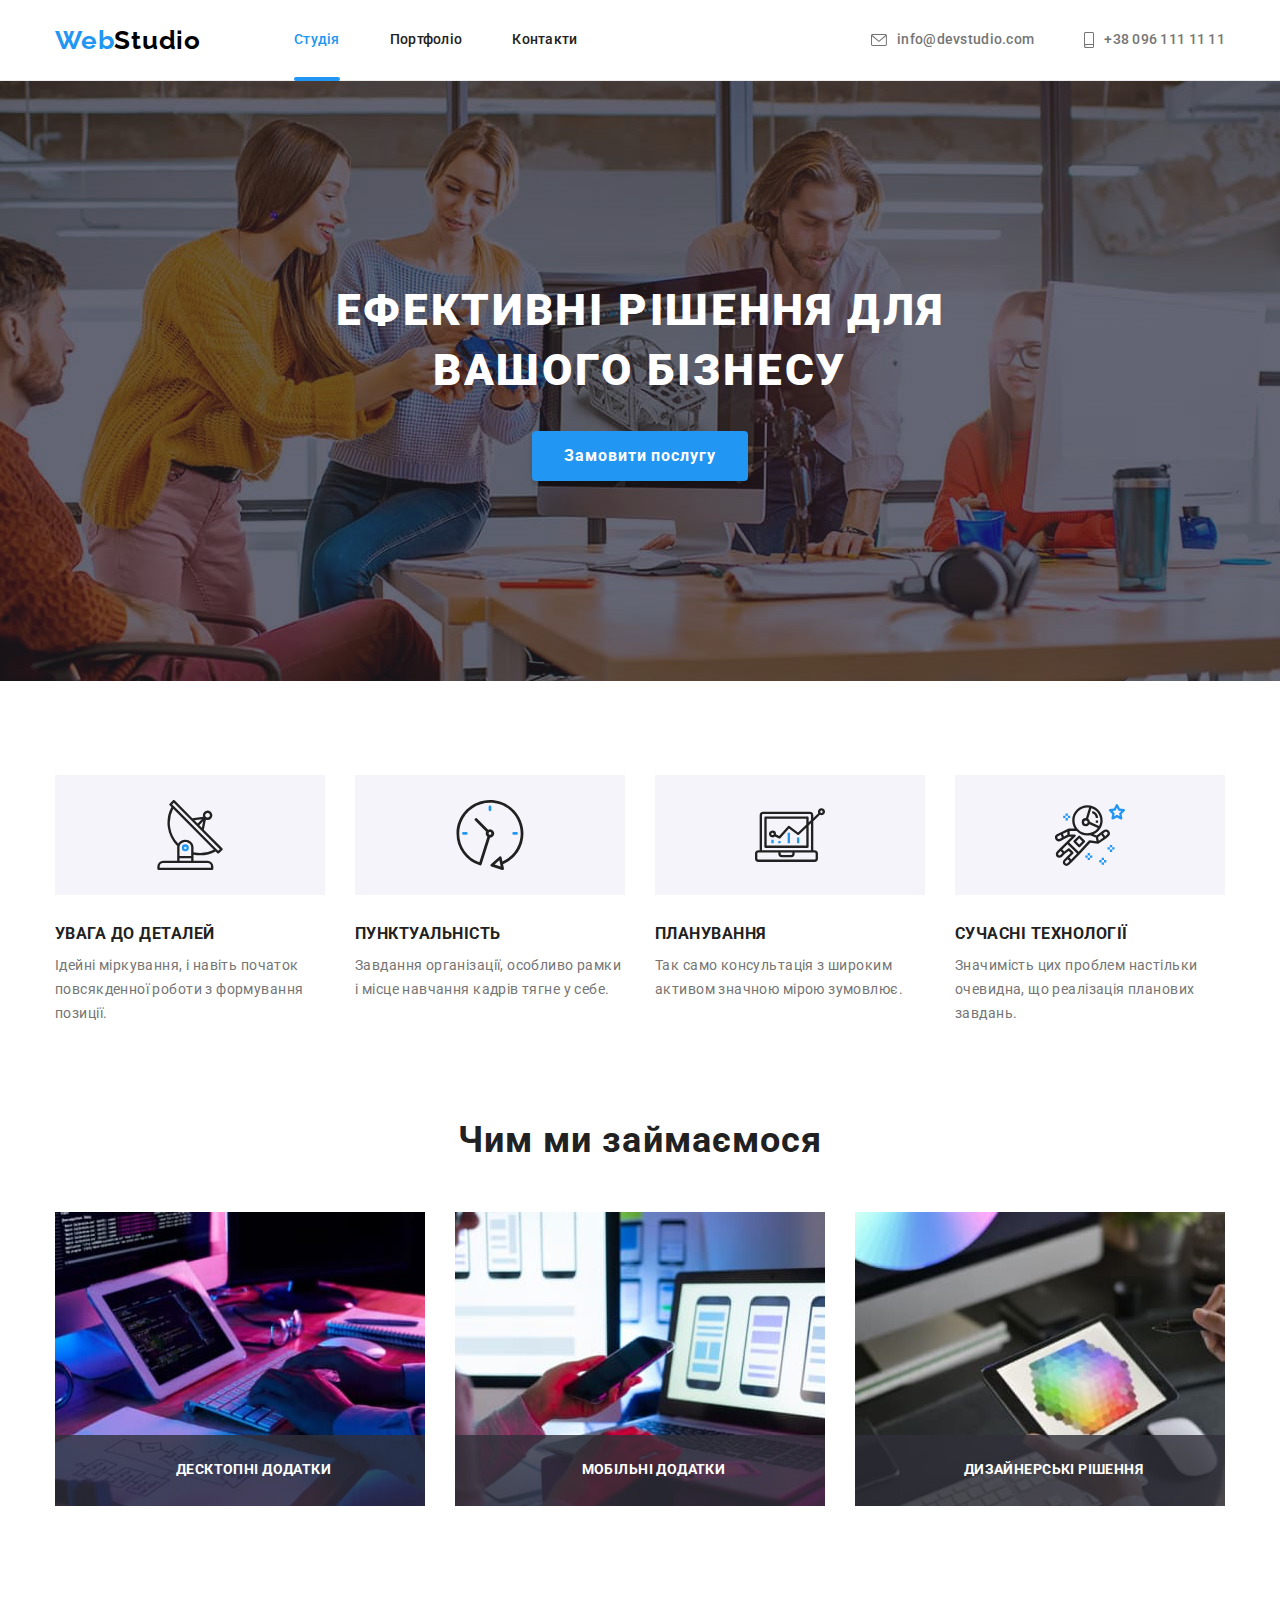
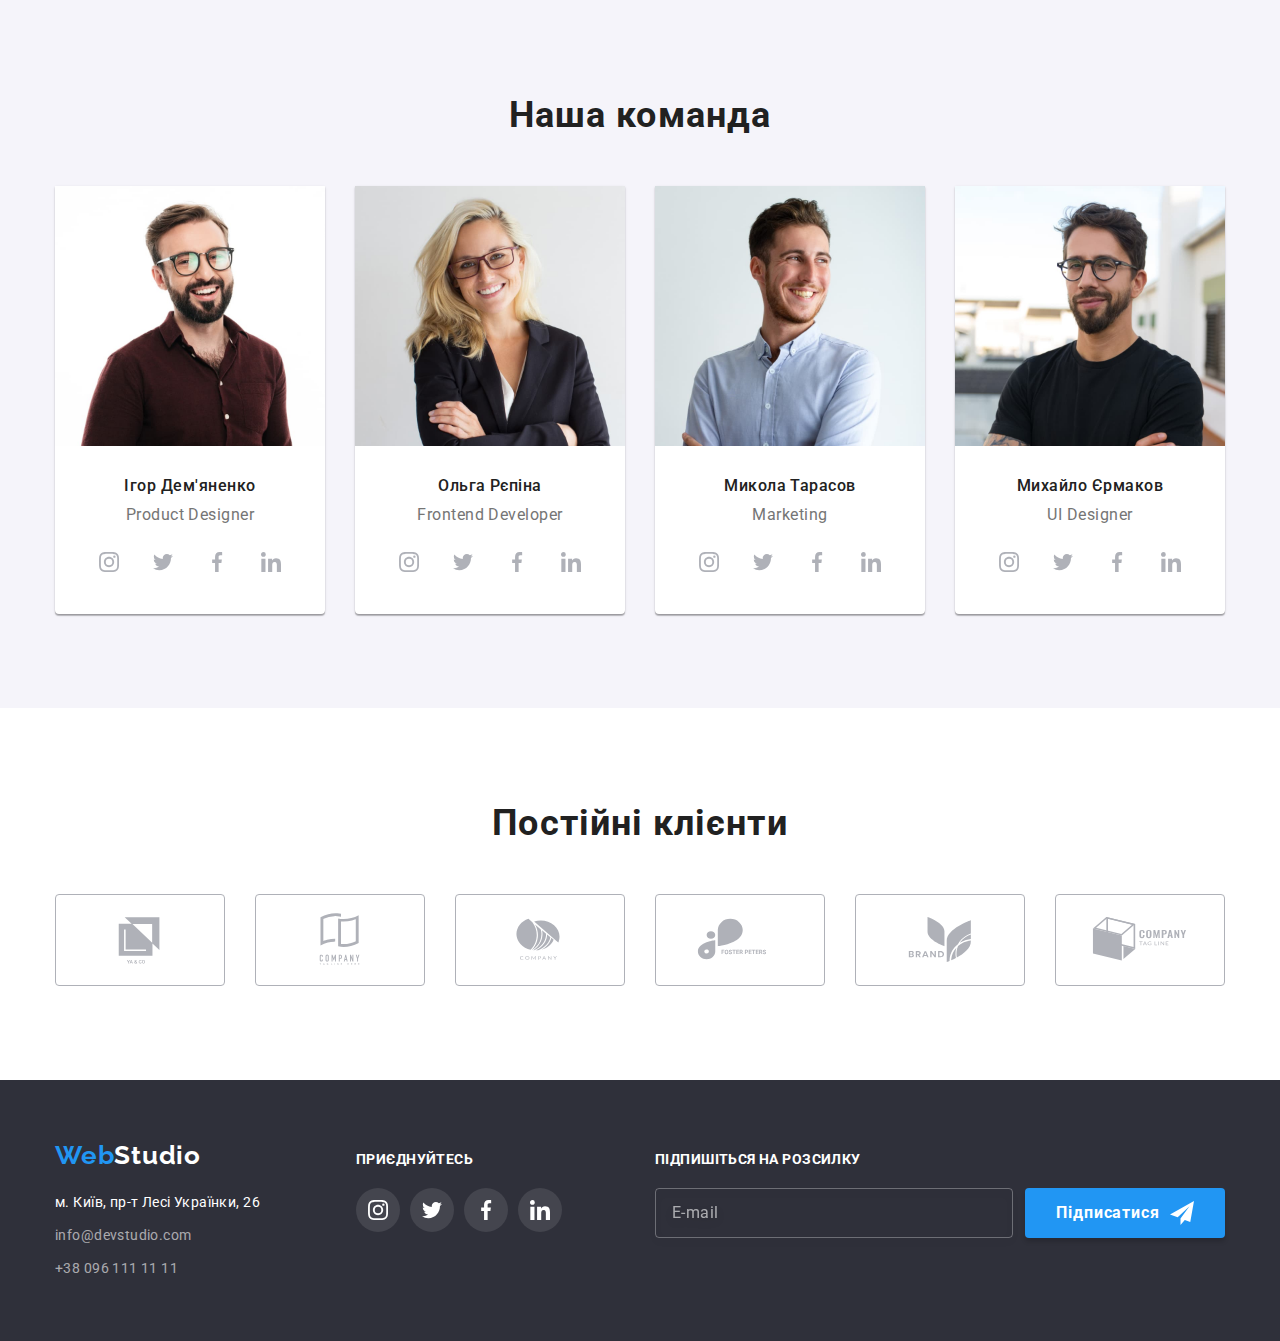
<file: index.html>
<!DOCTYPE html>
<html lang="uk">

<head>
    <meta charset="UTF-8" />
    <meta http-equiv="X-UA-Compatible" content="IE=edge" />
    <meta name="viewport" content="width=device-width, initial-scale=1.0" />
    <title>WebStudio</title>
    <link rel="preconnect" href="https://fonts.googleapis.com">
    <link rel="preconnect" href="https://fonts.gstatic.com" crossorigin>
    <link
        href="https://fonts.googleapis.com/css2?family=Montserrat:wght@400;700&family=Raleway:wght@700&family=Roboto:wght@400;500;700;900&display=swap"
        rel="stylesheet">
    <link rel="stylesheet"
        href="https://cdnjs.cloudflare.com/ajax/libs/modern-normalize/1.1.0/modern-normalize.min.css">
    <link rel="stylesheet" href="./css/styles.css">
</head>

<body>
    <header class="header">
        <div class="container header-container">
            <nav class="site-nav">
                <a class="logo link" href="./index.html">Web<span class="header-logo">Studio</span></a>
                <ul class="nav-list list">
                    <li class="nav-item">
                        <a class="nav-link current link " href="./index.html">Студія</a>
                    </li>
                    <li class="nav-item">
                        <a class="nav-link link" href="./portfolio.html">Портфоліо</a>
                    </li>
                    <li class="nav-item">
                        <a class="nav-link link" href="#">Контакти</a>
                    </li>
                </ul>
            </nav>
            <ul class="contacts-list list">
                <li class="contacts-item">
                    <a class="contacts-link link" href="mailto:info@devstudio.com">
                        <svg class="contacts-icon" width="16" height="12">
                            <use href="./img/decorative-img/symbol-defs.svg#icon-envelope">
                            </use>
                        </svg>
                        info@devstudio.com</a>
                </li>
                <li class="contacts-item">
                    <a class="contacts-link link" href="tel:+380961111111"> <svg class="contacts-icon" width="10"
                            height="16">
                            <use href="./img/decorative-img/symbol-defs.svg#icon-smartphone"></use>
                        </svg>+38 096 111 11 11</a>
                </li>
            </ul>
        </div>
    </header>
    <main>
        <section class="hero">
            <div class="container">
                <h1 class="hero-title">Ефективні рішення для вашого бізнесу</h1>
                <button class="hero-btn" type="button" data-modal-open>Замовити послугу</button>
            </div>
        </section>
        <section class="features section">
            <div class="container">
                <h2 class="visually-hidden">Корпоративна етика</h2>
                <ul class="features-list list">
                    <li class="features-item antenna-icon">
                        <h3 class="features-subtitle">Увага до деталей</h3>
                        <p class="features-text">Ідейні міркування, і навіть початок повсякденної роботи з формування
                            позиції.</p>
                    </li>
                    <li class="features-item clock-icon">
                        <h3 class="features-subtitle">Пунктуальність</h3>
                        <p class="features-text">Завдання організації, особливо рамки і місце навчання кадрів тягне у
                            себе.</p>
                    </li>
                    <li class="features-item diagram-icon">
                        <h3 class="features-subtitle">Планування</h3>
                        <p class="features-text">Так само консультація з широким активом значною мірою зумовлює.</p>
                    </li>
                    <li class="features-item astronaut-icon">
                        <h3 class="features-subtitle">Сучасні технології</h3>
                        <p class="features-text">Значимість цих проблем настільки очевидна, що реалізація планових
                            завдань.</p>
                    </li>
                </ul>
            </div>
        </section>
        <section class="work-examples section">
            <div class="container">
                <h2 class="section-title">Чим ми займаємося</h2>
                <ul class="work-examples-list list">
                    <li class="work-examples-item">
                        <img src="./img/img1.jpg" alt="Приклад роботи 1" width="370" height="294">
                        <p class="work-examples-label">Десктопні додатки</p>
                    </li>
                    <li class="work-examples-item">
                        <img src="./img/img2.jpg" alt="Приклад роботи 2" width="370" height="294">
                        <p class="work-examples-label">Мобільні додатки</p>
                    </li>
                    <li class="work-examples-item">
                        <img src="./img/img3.jpg" alt="Приклад роботи 3" width="370" height="294">
                        <p class="work-examples-label">Дизайнерські рішення</p>
                    </li>
                </ul>
            </div>
        </section>
        <section class="team section">
            <div class="container">
                <h2 class="section-title">Наша команда</h2>
                <ul class="team-list list">
                    <li class="team-item">
                        <img src="./img/img4.jpg" alt="Ігор Дем'яненко" width="270" height="260">
                        <div>
                            <h3 class="team-subtitle">Ігор Дем'яненко</h3>
                            <p class="team-text" lang="en">Product Designer</p>
                            <ul class="team-soc-list list">
                                <li class="team-soc-item">
                                    <a class="team-soc-link" href="">
                                        <svg class="team-soc-icon" width="20" height="20">
                                            <use href="./img/decorative-img/symbol-defs.svg#icon-instagram"></use>
                                        </svg>
                                    </a>
                                </li>
                                <li class="team-soc-item">
                                    <a class="team-soc-link" href="">
                                        <svg class="team-soc-icon" width="20" height="20">
                                            <use href="./img/decorative-img/symbol-defs.svg#icon-twitter"></use>
                                        </svg>
                                    </a>
                                </li>
                                <li class="team-soc-item">
                                    <a class="team-soc-link" href="">
                                        <svg class="team-soc-icon" width="20" height="20">
                                            <use href="./img/decorative-img/symbol-defs.svg#icon-facebook"></use>
                                        </svg>
                                    </a>
                                </li>
                                <li class="team-soc-item">
                                    <a class="team-soc-link" href="">
                                        <svg class="team-soc-icon" width="20" height="20">
                                            <use href="./img/decorative-img/symbol-defs.svg#icon-linkedin"></use>
                                        </svg>
                                    </a>
                                </li>
                            </ul>
                        </div>
                    </li>
                    <li class="team-item">
                        <img src="./img/img5.jpg" alt="Ольга Рєпіна" width="270" height="260">
                        <div>
                            <h3 class="team-subtitle">Ольга Рєпіна</h3>
                            <p class="team-text" lang="en">Frontend Developer</p>
                            <ul class="team-soc-list list">
                                <li class="team-soc-item">
                                    <a class="team-soc-link" href="">
                                        <svg class="team-soc-icon" width="20" height="20">
                                            <use href="./img/decorative-img/symbol-defs.svg#icon-instagram"></use>
                                        </svg>
                                    </a>
                                </li>
                                <li class="team-soc-item">
                                    <a class="team-soc-link" href="">
                                        <svg class="team-soc-icon" width="20" height="20">
                                            <use href="./img/decorative-img/symbol-defs.svg#icon-twitter"></use>
                                        </svg>
                                    </a>
                                </li>
                                <li class="team-soc-item">
                                    <a class="team-soc-link" href="">
                                        <svg class="team-soc-icon" width="20" height="20">
                                            <use href="./img/decorative-img/symbol-defs.svg#icon-facebook"></use>
                                        </svg>
                                    </a>
                                </li>
                                <li class="team-soc-item">
                                    <a class="team-soc-link" href="">
                                        <svg class="team-soc-icon" width="20" height="20">
                                            <use href="./img/decorative-img/symbol-defs.svg#icon-linkedin"></use>
                                        </svg>
                                    </a>
                                </li>
                            </ul>
                        </div>
                    </li>
                    <li class="team-item">
                        <img src="./img/img6.jpg" alt="Микола Тарасов" width="270" height="260">
                        <div>
                            <h3 class="team-subtitle">Микола Тарасов</h3>
                            <p class="team-text" lang="en">Marketing</p>
                            <ul class="team-soc-list list">
                                <li class="team-soc-item">
                                    <a class="team-soc-link" href="">
                                        <svg class="team-soc-icon" width="20" height="20">
                                            <use href="./img/decorative-img/symbol-defs.svg#icon-instagram"></use>
                                        </svg>
                                    </a>
                                </li>
                                <li class="team-soc-item">
                                    <a class="team-soc-link" href="">
                                        <svg class="team-soc-icon" width="20" height="20">
                                            <use href="./img/decorative-img/symbol-defs.svg#icon-twitter"></use>
                                        </svg>
                                    </a>
                                </li>
                                <li class="team-soc-item">
                                    <a class="team-soc-link" href="">
                                        <svg class="team-soc-icon" width="20" height="20">
                                            <use href="./img/decorative-img/symbol-defs.svg#icon-facebook"></use>
                                        </svg>
                                    </a>
                                </li>
                                <li class="team-soc-item">
                                    <a class="team-soc-link" href="">
                                        <svg class="team-soc-icon" width="20" height="20">
                                            <use href="./img/decorative-img/symbol-defs.svg#icon-linkedin"></use>
                                        </svg>
                                    </a>
                                </li>
                            </ul>
                        </div>
                    </li>
                    <li class="team-item">
                        <img src="./img/img7.jpg" alt="Михайло Єрмаков" width="270" height="260">
                        <div>
                            <h3 class="team-subtitle">Михайло Єрмаков</h3>
                            <p class="team-text" lang="en">UI Designer</p>
                            <ul class="team-soc-list list">
                                <li class="team-soc-item">
                                    <a class="team-soc-link" href="">
                                        <svg class="team-soc-icon" width="20" height="20">
                                            <use href="./img/decorative-img/symbol-defs.svg#icon-instagram"></use>
                                        </svg>
                                    </a>
                                </li>
                                <li class="team-soc-item">
                                    <a class="team-soc-link" href="">
                                        <svg class="team-soc-icon" width="20" height="20">
                                            <use href="./img/decorative-img/symbol-defs.svg#icon-twitter"></use>
                                        </svg>
                                    </a>
                                </li>
                                <li class="team-soc-item">
                                    <a class="team-soc-link" href="">
                                        <svg class="team-soc-icon" width="20" height="20">
                                            <use href="./img/decorative-img/symbol-defs.svg#icon-facebook"></use>
                                        </svg>
                                    </a>
                                </li>
                                <li class="team-soc-item">
                                    <a class="team-soc-link" href="">
                                        <svg class="team-soc-icon" width="20" height="20">
                                            <use href="./img/decorative-img/symbol-defs.svg#icon-linkedin"></use>
                                        </svg>
                                    </a>
                                </li>
                            </ul>
                        </div>
                    </li>
                </ul>
            </div>
        </section>
        <section class="clients-section section">
            <div class="container">
                <h2 class="section-title">Постійні клієнти</h2>
                <ul class="section-clients-list list">
                    <li class="section-clients-item">
                        <a class="section-clients-link link" href="">
                            <svg class="section-clients-icon" width="106" height="60">
                                <use href="./img/decorative-img/symbol-defs.svg#icon-Logo"></use>
                            </svg>
                        </a>
                    </li>
                    <li class="section-clients-item">
                        <a class="section-clients-link link" href="">
                            <svg class="section-clients-icon" width="106" height="60">
                                <use href="./img/decorative-img/symbol-defs.svg#icon-Logo2"></use>
                            </svg>
                        </a>
                    </li>
                    <li class="section-clients-item">
                        <a class="section-clients-link link" href="">
                            <svg class="section-clients-icon" width="106" height="60">
                                <use href="./img/decorative-img/symbol-defs.svg#icon-Logo3"></use>
                            </svg>
                        </a>
                    </li>
                    <li class="section-clients-item">
                        <a class="section-clients-link link" href="">
                            <svg class="section-clients-icon" width="106" height="60">
                                <use href="./img/decorative-img/symbol-defs.svg#icon-Logo4"></use>
                            </svg>
                        </a>
                    </li>
                    <li class="section-clients-item">
                        <a class="section-clients-link link" href="">
                            <svg class="section-clients-icon" width="106" height="60">
                                <use href="./img/decorative-img/symbol-defs.svg#icon-Logo5"></use>
                            </svg>
                        </a>
                    </li>
                    <li class="section-clients-item">
                        <a class="section-clients-link link" href="">
                            <svg class="section-clients-icon" width="106" height="60">
                                <use href="./img/decorative-img/symbol-defs.svg#icon-Logo6"></use>
                            </svg>
                        </a>
                    </li>
                </ul>
            </div>
        </section>
    </main>

    <footer class="footer">
        <div class="container footer-flex">
            <div class="address-wrap">
                <a class="logo logo-link link" href="./index.html">Web<span class="footer-logo">Studio</span></a>
                <address class="address">
                    <ul class="address-list list">
                        <li class="address-map-item">
                            <a class="address-map-link link" href="https://goo.gl/maps/41iyEKgyJbvH5uu58"
                                target="_blank" title="Google maps" rel="noopener nofollow noreferrer">м. Київ, пр-т
                                Лесі
                                Українки, 26</a>
                        </li>
                        <li class="address-item">
                            <a class="address-link link" href="mailto:info@devstudio.com">info@devstudio.com</a>
                        </li>
                        <li class="address-item">
                            <a class="address-link link" href="tel:+380961111111">+38 096 111 11 11</a>
                        </li>
                    </ul>
                </address>
            </div>
            <div class="soc-wrap">
                <p class="footer-text">приєднуйтесь</p>
                <ul class="footer-list list">
                    <li class="footer-item">
                        <a class="footer-link link" href="">
                            <svg class="footer-icon" width="20" height="20">
                                <use href="./img/decorative-img/symbol-defs.svg#icon-instagram"></use>
                            </svg>
                        </a>
                    </li> 
                    <li class="footer-item">
                        <a class="footer-link link" href="">
                            <svg class="footer-icon" width="20" height="20">
                                <use href="./img/decorative-img/symbol-defs.svg#icon-twitter"></use>
                            </svg>
                        </a>
                    </li>
                    <li class="footer-item">
                        <a class="footer-link link" href="">
                            <svg class="footer-icon" width="20" height="20">
                                <use href="./img/decorative-img/symbol-defs.svg#icon-facebook"></use>
                            </svg>
                        </a>
                    </li>
                    <li class="footer-item">
                        <a class="footer-link link" href="">
                            <svg class="footer-icon" width="20" height="20">
                                <use href="./img/decorative-img/symbol-defs.svg#icon-linkedin"></use>
                            </svg>
                        </a>
                    </li>
                </ul>
            </div>
            <div>
                <p class="footer-text">Підпишіться на розсилку</p>
                <form class="footer-form">
                    <input class="footer-input" type="email" name="user-email" placeholder="E-mail">
                    <button class="form-btn btn-flex">Підписатися
                        <svg class="footer-form-icon" width="24" height="24">
                            <use href="./img/decorative-img/symbol-defs.svg#icon-send"></use>
                        </svg>
                    </button>
                </form>
            </div>
        </div>
    </footer>

    <div class="backdrop is-hidden" data-modal>
        <div class="modal">
            <button type="button" class="close-btn" data-modal-close>
                <svg class="modal-close-icon" width="18" height="18">
                    <use href="./img/decorative-img/symbol-defs.svg#icon-modal-close-btn"></use>
                </svg>
            </button>
            <p class="form-name">Залиште свої дані, ми вам передзвонимо</p>
            <form class="modal-form">
                <label>
                    <span class="modal-lАabel-text">Ім'я</span>
                    <span class="input-wrap">
                        <input class="modal-input" type="text" name="user-name" required>
                        <svg class="form-icon" width="18" height="18">
                            <use href="./img/decorative-img/symbol-defs.svg#icon-form-person"></use>
                        </svg>
                    </span>
                </label>
                <label>
                    <span class="modal-label-text">Телефон</span>
                    <span class="input-wrap">
                        <input class="modal-input" type="tel" name="user-tel" required>
                        <svg class="form-icon" width="18" height="18">
                            <use href="./img/decorative-img/symbol-defs.svg#icon-form-phone"></use>
                        </svg>
                    </span>
                </label>
                <label>
                    <span class="modal-label-text">Пошта</span>
                    <span class="input-wrap">
                        <input class="modal-input" type="email" name="user-email" required>
                        <svg class="form-icon" width="18" height="18">
                            <use href="./img/decorative-img/symbol-defs.svg#icon-form-email"></use>
                        </svg>
                    </span>
                </label>
                <label>
                    <span class="modal-label-text">Коментар</span>
                    <textarea class="modal-textarea" name="user-comment" placeholder="Введіть текст"></textarea>
                </label>
                <label class="modal-checkbox-label">
                    <input class="modal-checkbox visually-hidden" type="checkbox" name="privacy" value="true" required>
                    <span class="icon-wrap">
                        <svg class="checkbox-icon" width="16" height="15">
                            <use href="./img/decorative-img/symbol-defs.svg#icon-checkbox-no-background"></use>
                        </svg>
                    </span>
                    <span class="modal-checkbox-text">Погоджуюся з розсилкою та приймаю <a class="privacy-link"
                            href="">Умови договору</a></span>
                </label>
                <div class="btn-wrap">
                    <button class="form-btn" type="submit">Відправити</button>
                </div>
            </form>
        </div>
    </div>
    <script src="./js/modal.js"></script>
</body>

</html>
</file>
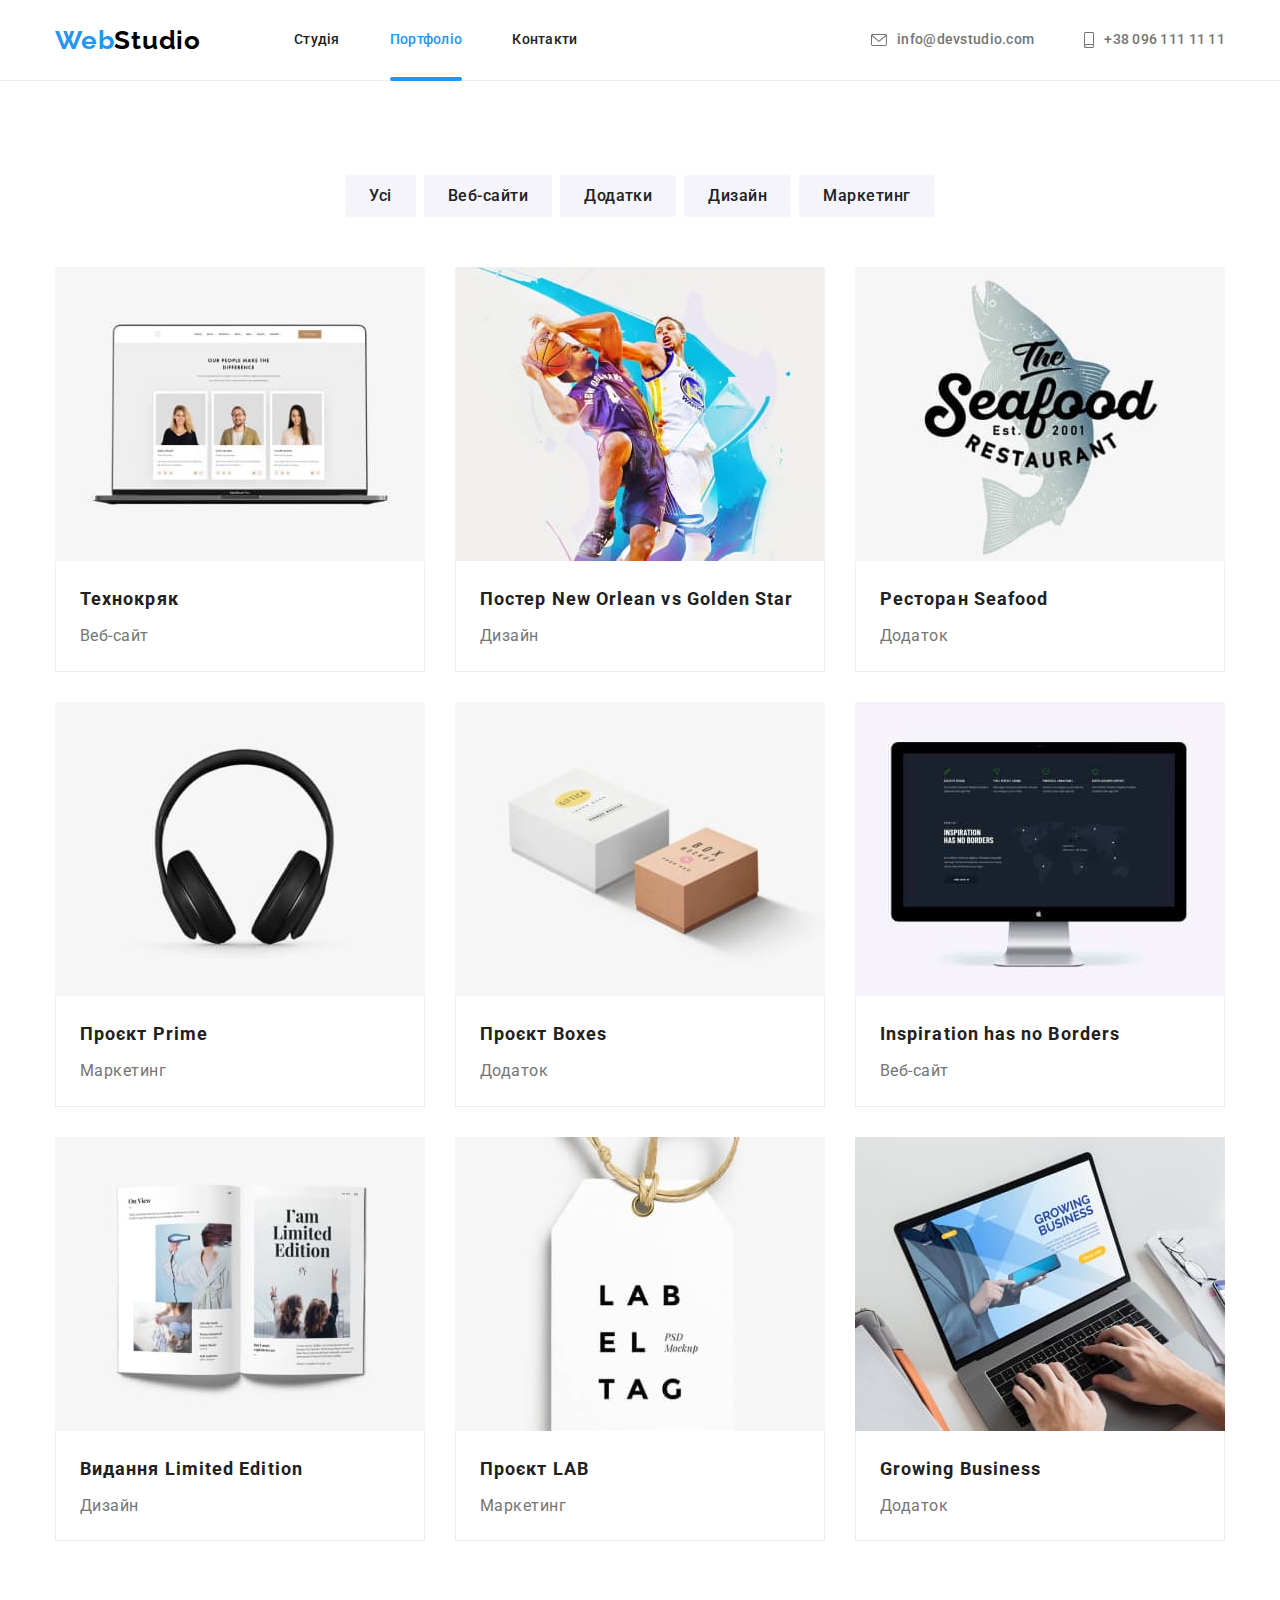
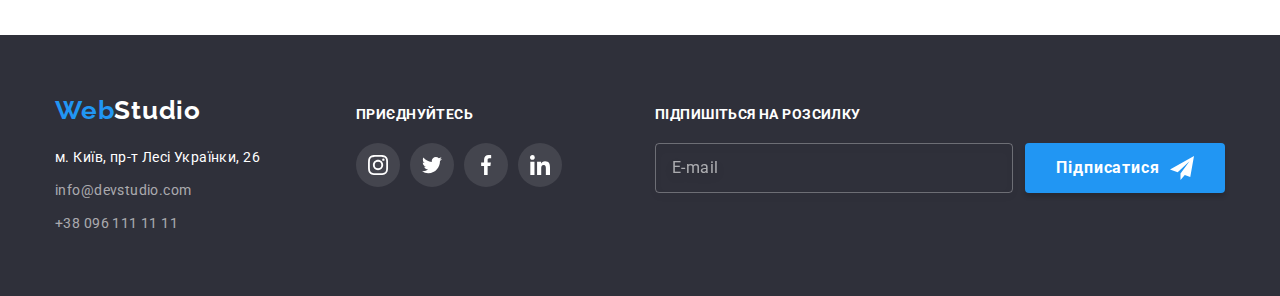
<file: portfolio.html>
<!DOCTYPE html>
<html lang="uk">

<head>
    <meta charset="UTF-8" />
    <meta http-equiv="X-UA-Compatible" content="IE=edge" />
    <meta name="viewport" content="width=device-width, initial-scale=1.0" />
    <title>Portfolio</title>
    <link rel="preconnect" href="https://fonts.googleapis.com">
    <link rel="preconnect" href="https://fonts.gstatic.com" crossorigin>
    <link
        href="https://fonts.googleapis.com/css2?family=Montserrat:wght@400;700&family=Raleway:wght@700&family=Roboto:wght@400;500;700;900&display=swap"
        rel="stylesheet">
    <link rel="stylesheet"
        href="https://cdnjs.cloudflare.com/ajax/libs/modern-normalize/1.1.0/modern-normalize.min.css">
    <link rel="stylesheet" href="./css/styles.css">
</head>

<body>
    <header class="header">
        <div class="container header-container">
            <nav class="site-nav">
                <a class="logo link" href="./index.html">Web<span class="header-logo">Studio</span></a>
                <ul class="nav-list list">
                    <li class="nav-item">
                        <a class="nav-link link" href="./index.html">Студія</a>
                    </li>
                    <li class="nav-item">
                        <a class="nav-link link current" href="./portfolio.html">Портфоліо</a>
                    </li>
                    <li class="nav-item">
                        <a class="nav-link link" href="#">Контакти</a>
                    </li>
                </ul>
            </nav>
            <ul class="contacts-list list">
                <li class="contacts-item">
                    <a class="contacts-link link" href="mailto:info@devstudio.com">
                        <svg class="contacts-icon" width="16" height="12">
                            <use href="./img/decorative-img/symbol-defs.svg#icon-envelope">
                            </use>
                        </svg>
                        info@devstudio.com</a>
                </li>
                <li class="contacts-item">
                    <a class="contacts-link link" href="tel:+380961111111"> <svg class="contacts-icon" width="10"
                            height="16">
                            <use href="./img/decorative-img/symbol-defs.svg#icon-smartphone"></use>
                        </svg>+38 096 111 11 11</a>
                </li>
            </ul>
        </div>
    </header>
    <main>
        <section class="portfolio section">
            <div class="container">
                <h1 class="visually-hidden">Портфоліо</h1>
                <ul class="filters-list list current">
                    <li class="filters-item">
                        <button class="filters-btn current" type="button">Усі</button>
                    </li>
                    <li class="filters-item">
                        <button class="filters-btn" type="button">Веб-сайти</button>
                    </li>
                    <li class="filters-item">
                        <button class="filters-btn" type="button">Додатки</button>
                    </li>
                    <li class="filters-item">
                        <button class="filters-btn" type="button">Дизайн</button>
                    </li>
                    <li class="filters-item">
                        <button class="filters-btn" type="button">Маркетинг</button>
                    </li>
                </ul>
                <ul class="projects-list list">
                    <li class="projects-item">
                        <a class="projects-link link" href="#">
                            <div class="projects-img">
                                <img src="./img/laptop.jpg" alt="Ноутбук" width="370">
                                <p class="projects-overlay">Ресурс пропонує комплексні пропозиції з різним рівнем
                                    функціоналу та сервісів. Все це дозволить відвідувачу
                                    отримати вичерпні відомості про компанію чи приватну особу.</p>
                            </div>
                            <div class="projects-border">
                                <h2 class="projects-title">Технокряк</h2>
                                <p class="projects-text">Веб-сайт</p>
                            </div>
                        </a>
                    </li>
                    <li class="projects-item">
                        <a class="projects-link link" href="#">
                            <div class="projects-img">
                                <img src="./img/poster.jpg" alt="Два баскетболісти" width="370">
                                <p class="projects-overlay">Ресурс пропонує комплексні пропозиції з різним рівнем
                                    функціоналу та сервісів. Все це дозволить відвідувачу
                                    отримати вичерпні відомості про компанію чи приватну особу.</p>
                            </div>
                            <div class="projects-border">
                                <h2 class="projects-title">Постер New Orlean vs Golden Star</h2>
                                <p class="projects-text">Дизайн</p>
                            </div>
                        </a>
                    </li>
                    <li class="projects-item">
                        <a class="projects-link link" href="#">
                            <div class="projects-img">
                                <img src="./img/signboard.jpg" alt="Рeсторанна вивіска" width="370">
                                <div class="projects-item-overlay">
                                    <p class="projects-overlay">Ресурс пропонує комплексні пропозиції з різним рівнем
                                        функціоналу та сервісів. Все це дозволить відвідувачу
                                        отримати вичерпні відомості про компанію чи приватну особу.</p>
                                </div>
                            </div>
                            <div class="projects-border">
                                <h2 class="projects-title">Ресторан Seafood</h2>
                                <p class="projects-text">Додаток</p>
                            </div>
                        </a>
                    </li>
                    <li class="projects-item">
                        <a class="projects-link link" href="#">
                            <div class="projects-img">
                                <img src="./img/earphones.jpg" alt="Навушники" width="370">
                                <p class="projects-overlay">Ресурс пропонує комплексні пропозиції з різним рівнем
                                    функціоналу та сервісів. Все це дозволить відвідувачу
                                    отримати вичерпні відомості про компанію чи приватну особу.</p>
                            </div>
                            <div class="projects-border">
                                <h2 class="projects-title">Проєкт Prime</h2>
                                <p class="projects-text">Маркетинг</p>
                            </div>
                        </a>
                    </li>
                    <li class="projects-item">
                        <a class="projects-link link" href="#">
                            <div class="projects-img">
                                <img src="./img/boxes.jpg" alt="Коробки" width="370">
                                <p class="projects-overlay">Ресурс пропонує комплексні пропозиції з різним рівнем
                                    функціоналу та сервісів. Все це дозволить відвідувачу
                                    отримати вичерпні відомості про компанію чи приватну особу.</p>
                            </div>
                            <div class="projects-border">
                                <h2 class="projects-title">Проєкт Boxes</h2>
                                <p class="projects-text">Додаток</p>
                            </div>
                        </a>
                    </li>
                    <li class="projects-item">
                        <a class="projects-link link" href="#">
                            <div class="projects-img">
                                <img src="./img/screen.jpg" alt="Монітор" width="370">
                                <p class="projects-overlay">Ресурс пропонує комплексні пропозиції з різним рівнем
                                    функціоналу та сервісів. Все це дозволить відвідувачу
                                    отримати вичерпні відомості про компанію чи приватну особу.</p>
                            </div>
                            <div class="projects-border">
                                <h2 class="projects-title">Inspiration has no Borders</h2>
                                <p class="projects-text">Веб-сайт</p>
                            </div>
                        </a>
                    </li>
                    <li class="projects-item">
                        <a class="projects-link link" href="#">
                            <div class="projects-img">
                                <img src="./img/magazine.jpg" alt="Відкритий журнал" width="370">
                                <p class="projects-overlay">Ресурс пропонує комплексні пропозиції з різним рівнем
                                    функціоналу та сервісів. Все це дозволить відвідувачу
                                    отримати вичерпні відомості про компанію чи приватну особу.</p>
                            </div>
                            <div class="projects-border">
                                <h2 class="projects-title">Видання Limited Edition</h2>
                                <p class="projects-text">Дизайн</p>
                            </div>
                        </a>
                    </li>
                    <li class="projects-item">
                        <a class="projects-link link" href="#">
                            <div class="projects-img">
                                <img src="./img/label.jpg" alt="Бірка" width="370">
                                <p class="projects-overlay">Ресурс пропонує комплексні пропозиції з різним рівнем
                                    функціоналу та сервісів. Все це дозволить відвідувачу
                                    отримати вичерпні відомості про компанію чи приватну особу.</p>
                            </div>
                            <div class="projects-border">
                                <h2 class="projects-title">Проєкт LAB</h2>
                                <p class="projects-text">Маркетинг</p>
                            </div>
                        </a>
                    </li>
                    <li class="projects-item">
                        <a class="projects-link link" href="#">
                            <div class="projects-img">
                                <img src="./img/laptop2.jpg" alt="Робота за ноутбуком" width="370">
                                <p class="projects-overlay">Ресурс пропонує комплексні пропозиції з різним рівнем
                                    функціоналу та сервісів. Все це дозволить відвідувачу
                                    отримати вичерпні відомості про компанію чи приватну особу.</p>
                            </div>
                            <div class="projects-border">
                                <h2 class="projects-title">Growing Business</h2>
                                <p class="projects-text">Додаток</p>
                            </div>
                        </a>
                    </li>
                </ul>
            </div>
        </section>
    </main>
        <footer class="footer">
            <div class="container footer-flex">
                <div class="address-wrap">
                    <a class="logo logo-link link" href="./index.html">Web<span class="footer-logo">Studio</span></a>
                    <address class="address">
                        <ul class="address-list list">
                            <li class="address-map-item">
                                <a class="address-map-link link" href="https://goo.gl/maps/41iyEKgyJbvH5uu58" target="_blank"
                                    title="Google maps" rel="noopener nofollow noreferrer">м. Київ, пр-т
                                    Лесі
                                    Українки, 26</a>
                            </li>
                            <li class="address-item">
                                <a class="address-link link" href="mailto:info@devstudio.com">info@devstudio.com</a>
                            </li>
                            <li class="address-item">
                                <a class="address-link link" href="tel:+380961111111">+38 096 111 11 11</a>
                            </li>
                        </ul>
                    </address>
                </div>
                <div class="soc-wrap">
                    <p class="footer-text">приєднуйтесь</p>
                    <ul class="footer-list list">
                        <li class="footer-item">
                            <a class="footer-link link" href="">
                                <svg class="footer-icon" width="20" height="20">
                                    <use href="./img/decorative-img/symbol-defs.svg#icon-instagram"></use>
                                </svg>
                            </a>
                        </li>
                        <li class="footer-item">
                            <a class="footer-link link" href="">
                                <svg class="footer-icon" width="20" height="20">
                                    <use href="./img/decorative-img/symbol-defs.svg#icon-twitter"></use>
                                </svg>
                            </a>
                        </li>
                        <li class="footer-item">
                            <a class="footer-link link" href="">
                                <svg class="footer-icon" width="20" height="20">
                                    <use href="./img/decorative-img/symbol-defs.svg#icon-facebook"></use>
                                </svg>
                            </a>
                        </li>
                        <li class="footer-item">
                            <a class="footer-link link" href="">
                                <svg class="footer-icon" width="20" height="20">
                                    <use href="./img/decorative-img/symbol-defs.svg#icon-linkedin"></use>
                                </svg>
                            </a>
                        </li>
                    </ul>
                </div>
                <div>
                    <p class="footer-text">Підпишіться на розсилку</p>
                    <form class="footer-form">
                        <input class="footer-input" type="email" name="user-email" placeholder="E-mail">
                        <button class="form-btn btn-flex">Підписатися
                            <svg class="footer-form-icon" width="24" height="24">
                                <use href="./img/decorative-img/symbol-defs.svg#icon-send"></use>
                            </svg>
                        </button>
                    </form>
                </div>
            </div>
        </footer>

</body>

</html>
</file>
<file: css/styles.css>
:root {
	--accent-color: #2196f3;
	--primary-text-color: #757575;
	--secondary-text-color: #212121;
	--black-logo-color: #000000;
	--footer-contact-color: rgba(255, 255, 255, 0.6);
	--primary-light-color: #ffffff;
	--secondary-light-color: #f5f4fa;
	--bcg-hero-footer-color: #2f303a;
	--border-header-color: #ececec;
	--border-portfolio-color: #eeeeee;
	--hero-btm-active-color: #188ce8;
	--icon-color: #afb1b8;

	--primary-font: "Roboto", sans-serif;
	--secondary-font: "Raleway", sans-serif;
}

body {
	font-family: var(--primary-font);
	font-size: 14px;
	background-color: var(--primary-light-color);
	color: var(--primary-text-color);
}

.visually-hidden {
	position: absolute;
	white-space: nowrap;
	width: 1px;
	height: 1px;
	overflow: hidden;
	border: 0;
	padding: 0;
	clip: rect(0 0 0 0);
	clip-path: inset(50%);
	margin: -1px;
}

button {
	cursor: pointer;
}

p,
h1,
h2,
h3,
h4,
h5,
h6 {
	margin: 0;
}

img {
	display: block;
	max-width: 100%;
	height: auto;
}

.container {
	width: 1200px;
	padding-left: 15px;
	padding-right: 15px;
	margin: 0 auto;
}

.list {
	list-style: none;
	padding-left: 0;
	margin: 0;
}

.link {
	text-decoration: none;
}

.hero,
.footer {
	background-color: var(--bcg-hero-footer-color);
}

.section-title {
	font-weight: 700;
	font-size: 36px;
	line-height: 1.17;
	text-align: center;
	letter-spacing: 0.03em;
	color: var(--secondary-text-color);

	margin-bottom: 50px;
}

.section {
	padding-top: 94px;
	padding-bottom: 94px;
}

/*-------------------------------------header---------------------------------------------*/

.header {
	border-bottom: 1px solid var(--border-header-color);
}

.header-container {
	display: flex;
	align-items: center;
}

.site-nav {
	display: flex;
	align-items: center;
}

.logo {
	font-family: var(--secondary-font);
	font-weight: 700;
	font-size: 26px;
	line-height: 1.19;
	letter-spacing: 0.03em;
	color: var(--accent-color);

	margin-right: 93px;
}

.header-logo {
	color: var(--black-logo-color);
}

.nav-list {
	display: flex;
	gap: 50px;
}

/* alternative way: .contacts-item:not(:last-child) {
	margin-right: 50px;
} */

.nav-link {
	position: relative;
	font-weight: 500;
	line-height: 1.14;
	letter-spacing: 0.02em;
	color: var(--secondary-text-color);

	display: block;
	padding: 32px 0;

	transition: color 250ms cubic-bezier(0.4, 0, 0.2, 1);
}

.nav-link:hover,
.nav-link:focus,
.contacts-link:hover,
.contacts-link:focus,
.address-map-link:hover,
.address-map-link:focus,
.address-link:hover,
.address-link:focus {
	color: var(--accent-color);
}

.contacts-link:hover .contacts-icon,
.contacts-link:focus .contacts-icon {
	fill: var(--accent-color);
}

.current {
	color: var(--accent-color);
}

.nav-link.current::after {
	content: "";
	position: absolute;
	left: 0;
	bottom: 0;
	width: 100%;
	height: 4px;
	display: block;
	margin-bottom: -1px;
	background: var(--accent-color);
	border-radius: 2px;
}

.contacts-list {
	display: flex;
	margin-left: auto;
	gap: 50px;
}

.contacts-link {
	font-weight: 500;
	line-height: 1.14;
	letter-spacing: 0.02em;
	color: var(--primary-text-color);
	padding: 32px 0;
	display: flex;
	align-items: center;
	gap: 10px;

	transition: color 250ms cubic-bezier(0.4, 0, 0.2, 1);
}

.contacts-icon {
	fill: var(--primary-text-color);
	color: var(--primary-text-color);
	transition: color 250ms cubic-bezier(0.4, 0, 0.2, 1);
}

/* ------------------------------------hero----------------------------------------------- */
.hero {
	text-align: center;
	padding-top: 200px;
	padding-bottom: 200px;
	margin: 0 auto;
	max-width: 1600px;
	height: 600px;
	background-image: linear-gradient(
			rgba(47, 48, 58, 0.4),
			rgba(47, 48, 58, 0.4)
		),
		url(../img/decorative-img/hero-img.jpg);
	background-repeat: no-repeat;
	background-position: center;
	background-size: cover;
}

.hero-title {
	font-weight: 900;
	font-size: 44px;
	line-height: 1.36;
	text-align: center;
	letter-spacing: 0.06em;
	text-transform: uppercase;
	color: var(--primary-light-color);

	max-width: 696px;
	margin: 0px auto 30px;
}

.hero-btn {
	background: var(--accent-color);
	box-shadow: 0px 4px 4px rgba(0, 0, 0, 0.15);
	border-radius: 4px;
	font-weight: 700;
	font-size: 16px;
	line-height: 1.88;
	letter-spacing: 0.06em;
	color: var(--primary-light-color);
	border: none;

	padding: 10px 32px;

	transition: background-color 250ms cubic-bezier(0.4, 0, 0.2, 1);
}

.hero-btn:hover,
.hero-btn:focus {
	background-color: var(--hero-btm-active-color);
}

/* --------------------------------- features--------------------------------------------- */

.features-list {
	display: flex;
	gap: 30px;
}

.features-item {
	flex-basis: calc((100% - 90px) / 4);
}

.features-item::before {
	display: block;
	height: 120px;
	margin-bottom: 30px;
	content: "";
	background: #f5f4fa;
	background-repeat: no-repeat;
	background-position: center;
}

.antenna-icon::before {
	background-image: url(../img/decorative-img/antenna.svg);
}

.clock-icon::before {
	background-image: url(../img/decorative-img/clock.svg);
}

.diagram-icon::before {
	background-image: url(../img/decorative-img/diagram.svg);
}

.astronaut-icon::before {
	background-image: url(../img/decorative-img/astronaut.svg);
}

.features-subtitle {
	font-weight: 700;
	line-height: 1.14;
	letter-spacing: 0.03em;
	text-transform: uppercase;
	color: var(--secondary-text-color);

	margin-bottom: 10px;
}

.features-text {
	line-height: 1.71;
	letter-spacing: 0.03em;
}

/* --------------------------------work-examples------------------------------------------ */
.work-examples {
	padding-top: 0;
}

.work-examples-list {
	display: flex;
	gap: 30px;
}

.work-examples-item {
	position: relative;
	flex-basis: calc((100% - 60px) / 3);
}

.work-examples-label {
	position: absolute;
	height: 24%;
	width: 100%;
	bottom: 0;
	left: 0;

	font-weight: 700;
	line-height: 1.14;
	text-align: center;
	letter-spacing: 0.03em;
	text-transform: uppercase;

	color: var(--primary-light-color);
	background: rgba(47, 48, 58, 0.8);
	padding-top: 27px;
	padding-left: 27px;
	cursor: default;
}

/* ------------------------------------team----------------------------------------------- */
.team {
	background: var(--secondary-light-color);
}

.team-list {
	display: flex;
	gap: 30px;
}

.team-item {
	background: var(--primary-light-color);
	box-shadow: 0px 1px 3px rgba(0, 0, 0, 0.12), 0px 1px 1px rgba(0, 0, 0, 0.14),
		0px 2px 1px rgba(0, 0, 0, 0.2);
	border-radius: 0px 0px 4px 4px;
	flex-basis: calc((100% - 90px) / 4);
}

.team-item > div {
	padding-top: 30px;
	padding-bottom: 30px;
}

.team-subtitle {
	font-weight: 500;
	font-size: 16px;
	line-height: 1.19;
	text-align: center;
	letter-spacing: 0.03em;
	color: var(--secondary-text-color);

	margin-bottom: 10px;
}

.team-text {
	font-size: 16px;
	line-height: 1.19;
	text-align: center;
	letter-spacing: 0.03em;
	margin-bottom: 16px;
}

.team-soc-list {
	display: flex;
	justify-content: center;
	gap: 10px;
}

.team-soc-item {
	width: 44px;
	height: 44px;
}

.team-soc-link {
	display: flex;
	justify-content: center;
	align-items: center;
	width: 100%;
	height: 100%;
	border-radius: 50%;

	background-color: var(--primary-light-color);
	fill: var(--icon-color);

	transition: background-color, 250ms cubic-bezier(0.4, 0, 0.2, 1),
		fill 250ms cubic-bezier(0.4, 0, 0.2, 1);
}
.team-soc-link:hover,
.team-soc-link:focus {
	background-color: var(--accent-color);
	fill: var(--primary-light-color);
}

/* -------------------------------clients-section----------------------------------------- */
.section-clients-list {
	display: flex;
	justify-content: center;
	align-items: center;
	gap: 30px;
}

.section-clients-item {
	width: 170px;
	height: 92px;
}

.section-clients-link {
	display: flex;
	justify-content: center;
	align-items: center;
	border: 1px solid #afb1b8;
	border-radius: 4px;
	width: 100%;
	height: 100%;
	fill: var(--icon-color);

	transition: fill, 250ms cubic-bezier(0.4, 0, 0.2, 1),
		border 250ms cubic-bezier(0.4, 0, 0.2, 1);
}

.section-clients-link:hover,
.section-clients-link:focus {
	fill: var(--accent-color);
	border: 1px solid var(--accent-color);
}

/* -----------------------------------footer---------------------------------------------- */

.footer {
	padding-top: 60px;
	padding-bottom: 60px;
}

.footer-flex {
	display: flex;
	align-items: baseline;
}

.footer-logo {
	color: var(--primary-light-color);
}

.logo-link {
	margin-right: 0;
}

 .address-wrap {
	margin-right: 70px;
 }

.address {
	margin-top: 20px;
}

.address-map-item {
	margin-bottom: 9px;
	min-width: 231px;
}

.address-map-link {
	font-style: normal;
	line-height: 1.71;
	letter-spacing: 0.03em;
	color: var(--primary-light-color);

	transition: color 250ms cubic-bezier(0.4, 0, 0.2, 1);
}

.address-item:not(:last-child) {
	margin-bottom: 9px;
}

.address-link {
	font-style: normal;
	line-height: 1.71;
	letter-spacing: 0.03em;
	color: var(--footer-contact-color);

	transition: color 250ms cubic-bezier(0.4, 0, 0.2, 1);
}

.soc-wrap {
	margin-right: 93px;
}
.footer-text {
	font-weight: 700;
	line-height: 1.14;
	letter-spacing: 0.03em;
	text-transform: uppercase;
	margin-bottom: 20px;

	color: var(--primary-light-color);
}

.footer-list {
	display: flex;
	gap: 10px;
}

.footer-item {
	width: 44px;
	height: 44px;
}

.footer-link {
	display: flex;
	justify-content: center;
	align-items: center;
	width: 100%;
	height: 100%;
	border-radius: 50%;
	
	background: rgba(255, 255, 255, 0.1);
	transition: background-color, 250ms cubic-bezier(0.4, 0, 0.2, 1);
}

.footer-link:hover,
.footer-link:focus {
	background-color: var(--accent-color);
}

.footer-icon {
	fill: var(--primary-light-color);
}

.footer-input {
	min-width: 358px;
	min-height: 50px;
	margin-right: 12px;
	padding-left: 16px;

	border: 1px solid rgba(255, 255, 255, 0.3);
	outline: transparent;
	filter: drop-shadow(0px 4px 4px rgba(0, 0, 0, 0.15));
	border-radius: 4px;
	
	background-color: transparent;
	color: var(--primary-light-color);
	transition: border-color 250ms cubic-bezier(0.4, 0, 0.2, 1);
}

.footer-input::placeholder {
	font-size: 16px;
	line-height: 1.25;
	letter-spacing: 0.03em;

	color: rgba(255, 255, 255, 0.6);
}

.footer-form {
	display: flex;
}

.footer-form-icon {
	margin-left: 10px;
	
	fill: var(--primary-light-color);
}

.btn-flex {
	display: flex;
	align-items: center;
	justify-content: center;
}

/* -----------------------------------Modal---------------------------------------------- */
  
.backdrop {
	width: 100%;
	height: 100%;
	position: fixed;
	top: 0;
	background-color: rgba(47, 48, 58, 0.4);
	transition: opacity 250ms cubic-bezier(0.4, 0, 0.2, 1),
		visibility 250ms cubic-bezier(0.4, 0, 0.2, 1);
}

.modal {
	position: absolute;
	top: 50%;
	left: 50%;
	transform: translate(-50%, -50%) scale(1);
	transition: transform 250ms cubic-bezier(0.4, 0, 0.2, 1);
	
	width: 528px;
	min-height: 581px;
	padding: 40px;

	background: var(--primary-light-color);
	box-shadow: 0px 1px 3px rgba(0, 0, 0, 0.12), 0px 1px 1px rgba(0, 0, 0, 0.14),
		0px 2px 1px rgba(0, 0, 0, 0.2);
	border-radius: 4px;
}

.backdrop.is-hidden .modal {
	transform: translate(-50%, -50%) scale(0);
	transition: transform 250ms cubic-bezier(0.4, 0, 0.2, 1),
		scale 250ms cubic-bezier(0.4, 0, 0.2, 1);
}

.close-btn {
	position: absolute;
	top: 8px;
	right: 8px;
	width: 30px;
	height: 30px;
	border: 1px solid rgba(0, 0, 0, 0.1);
	border-radius: 50%;

	display: flex;
	align-items: center;
	justify-content: center;
	
	background: var(--primary-light-color);
}

.is-hidden {
	opacity: 0;
	visibility: hidden;
	pointer-events: none;
}

.form-name {
	margin-bottom: 12px;
	
	font-weight: 700;
	font-size: 20px;
	line-height: 1.15;
	text-align: center;
	letter-spacing: 0.03em;	
	color: var(--secondary-text-color);	
}

.modal-input {
	width: 100%;
	height: 40px;
	margin-bottom: 10px;
	padding-left: 42px;
	border: 1px solid rgba(33, 33, 33, 0.2);
	border-radius: 4px;
	outline: transparent;
	transition: border-color 250ms cubic-bezier(0.4, 0, 0.2, 1);
}

.modal-label-text {
	display: block;
	margin-bottom: 4px;

	font-size: 12px;
	line-height: 1.17;
	letter-spacing: 0.01em;
	color: var(--primary-text-color);
	
}

.input-wrap {
	position: relative;
}

.form-icon {
	position: absolute;
	top: 50%;
	transform: translateY(-50%);
	left: 12px;
	
	width: 18px;
	height: 18px;
	
	transition: fill 250ms cubic-bezier(0.4, 0, 0.2, 1);
}

.modal-input:focus,
.footer-input:focus {
	border-color: var(--accent-color);
}

.modal-input:focus + .form-icon {
	fill: var(--accent-color);
}

.modal-textarea {
	width: 100%;
	min-height: 120px;
	resize: none;
	padding: 12px 16px;
	margin-bottom: 20px;

	border: 1px solid rgba(33, 33, 33, 0.2);
	border-radius: 4px;
	outline: transparent;
	
	transition: border-color 250ms cubic-bezier(0.4, 0, 0.2, 1);
}

.modal-textarea:focus {
	border-color: var(--accent-color);
}

.modal-textarea::placeholder {
	font-size: 12px;
	line-height: 1.17;
	letter-spacing: 0.01em;
	color: rgba(117, 117, 117, 0.5);
}

.icon-wrap {
	display: flex;
	align-items: center;
	justify-content: center;
	
	width: 16px;
	height: 15px;
	margin-right: 8px;
	
	border: 2px solid #111319;
	border-radius: 2px;

	fill: transparent;
}

.modal-checkbox-label {
	display: flex;
	align-items: center;
	justify-content: center;
	margin-bottom: 30px;
}

.modal-checkbox:checked + .icon-wrap {
	border-color: transparent;
	background-color: var(--accent-color);
	fill: var(--primary-light-color);
}

.modal-checkbox:focus + .icon-wrap {
	border-color: transparent;
	background-color: var(--accent-color);
}

.modal-checkbox-text {
	line-height: 1.71;
	letter-spacing: 0.03em;

	color: var(--primary-text-color);
}

.privacy-link {
	line-height: 1.71;
	letter-spacing: 0.03em;
}

.form-btn {
	min-width: 200px;
	min-height: 50px;
	border: none;
	border-radius: 4px;
	
	font-weight: 700;
	font-size: 16px;
	line-height: 1.87;
	text-align: center;
	letter-spacing: 0.06em;

	color: var(--primary-light-color);
	background-color: var(--accent-color);
	box-shadow: 0px 4px 4px rgba(0, 0, 0, 0.15);
	
	transition: background-color 250ms cubic-bezier(0.4, 0, 0.2, 1);
}

.form-btn:hover,
.form-btn:focus {
	background-color: var(--hero-btm-active-color);
}

.btn-wrap {
	display: flex;
	justify-content: center;
}
/* ----------------------------------portfolio-------------------------------------------- */

.filters-list {
	display: flex;
	justify-content: center;
	margin-bottom: 50px;
	gap: 8px;
}

.filters-btn {
	background: var(--secondary-light-color);
	border-radius: 4px;
	font-weight: 500;
	font-size: 16px;
	line-height: 1.63;
	text-align: center;
	letter-spacing: 0.03em;
	color: var(--secondary-text-color);
	border-color: transparent;

	padding: 6px 22px;

	transition: background-color 250ms cubic-bezier(0.4, 0, 0.2, 1),
		box-shadow 250ms cubic-bezier(0.4, 0, 0.2, 1);
}

.filters-btn:hover,
.filters-btn:focus {
	background: var(--accent-color);
	box-shadow: 0px 3px 1px rgba(0, 0, 0, 0.1), 0px 1px 2px rgba(0, 0, 0, 0.08),
		0px 2px 2px rgba(0, 0, 0, 0.12);
	color: var(--primary-light-color);
}

.projects-list {
	display: flex;
	flex-wrap: wrap;
	gap: 30px;
}

.projects-item {
	flex-basis: calc((100% - 60px) / 3);
}

.projects-link {
	display: block;
	transition: box-shadow 250ms cubic-bezier(0.4, 0, 0.2, 1);
}

/* .projects-item:hover,
	.projects-item:focus-within {
	box-shadow: 0px 1px 1px rgba(0, 0, 0, 0.12), 0px 4px 4px rgba(0, 0, 0, 0.06), 1px 4px 6px rgba(0, 0, 0, 0.16);
} */

.projects-link:hover,
.projects-link:focus {
	box-shadow: 0px 1px 1px rgba(0, 0, 0, 0.12), 0px 4px 4px rgba(0, 0, 0, 0.06),
		1px 4px 6px rgba(0, 0, 0, 0.16);
}

.projects-border {
	padding: 20px 24px;
	border: 1px solid var(--border-portfolio-color);
	border-top: none;
}

.projects-img {
	position: relative;
	overflow: hidden;
}

.projects-overlay {
	position: absolute;
	width: 100%;
	height: 100%;
	top: 0;
	left: 0;

	background-color: rgba(33, 150, 243, 0.9);
	color: var(--primary-light-color);

	padding: 63px 24px;
	font-size: 18px;
	line-height: 1.55;
	letter-spacing: 0.03em;

	transform: translateY(100%);
	transition: transform 250ms cubic-bezier(0.4, 0, 0.2, 1);
}

.projects-link:hover .projects-overlay,
.projects-link:focus .projects-overlay {
	transform: translateY(0);
}

.projects-title {
	font-weight: 700;
	font-size: 18px;
	line-height: 2;
	letter-spacing: 0.06em;
	color: var(--secondary-text-color);

	margin-bottom: 4px;
}

.projects-text {
	font-size: 16px;
	line-height: 1.86;
	letter-spacing: 0.03em;
	color: var(--primary-text-color);
}
</file>
